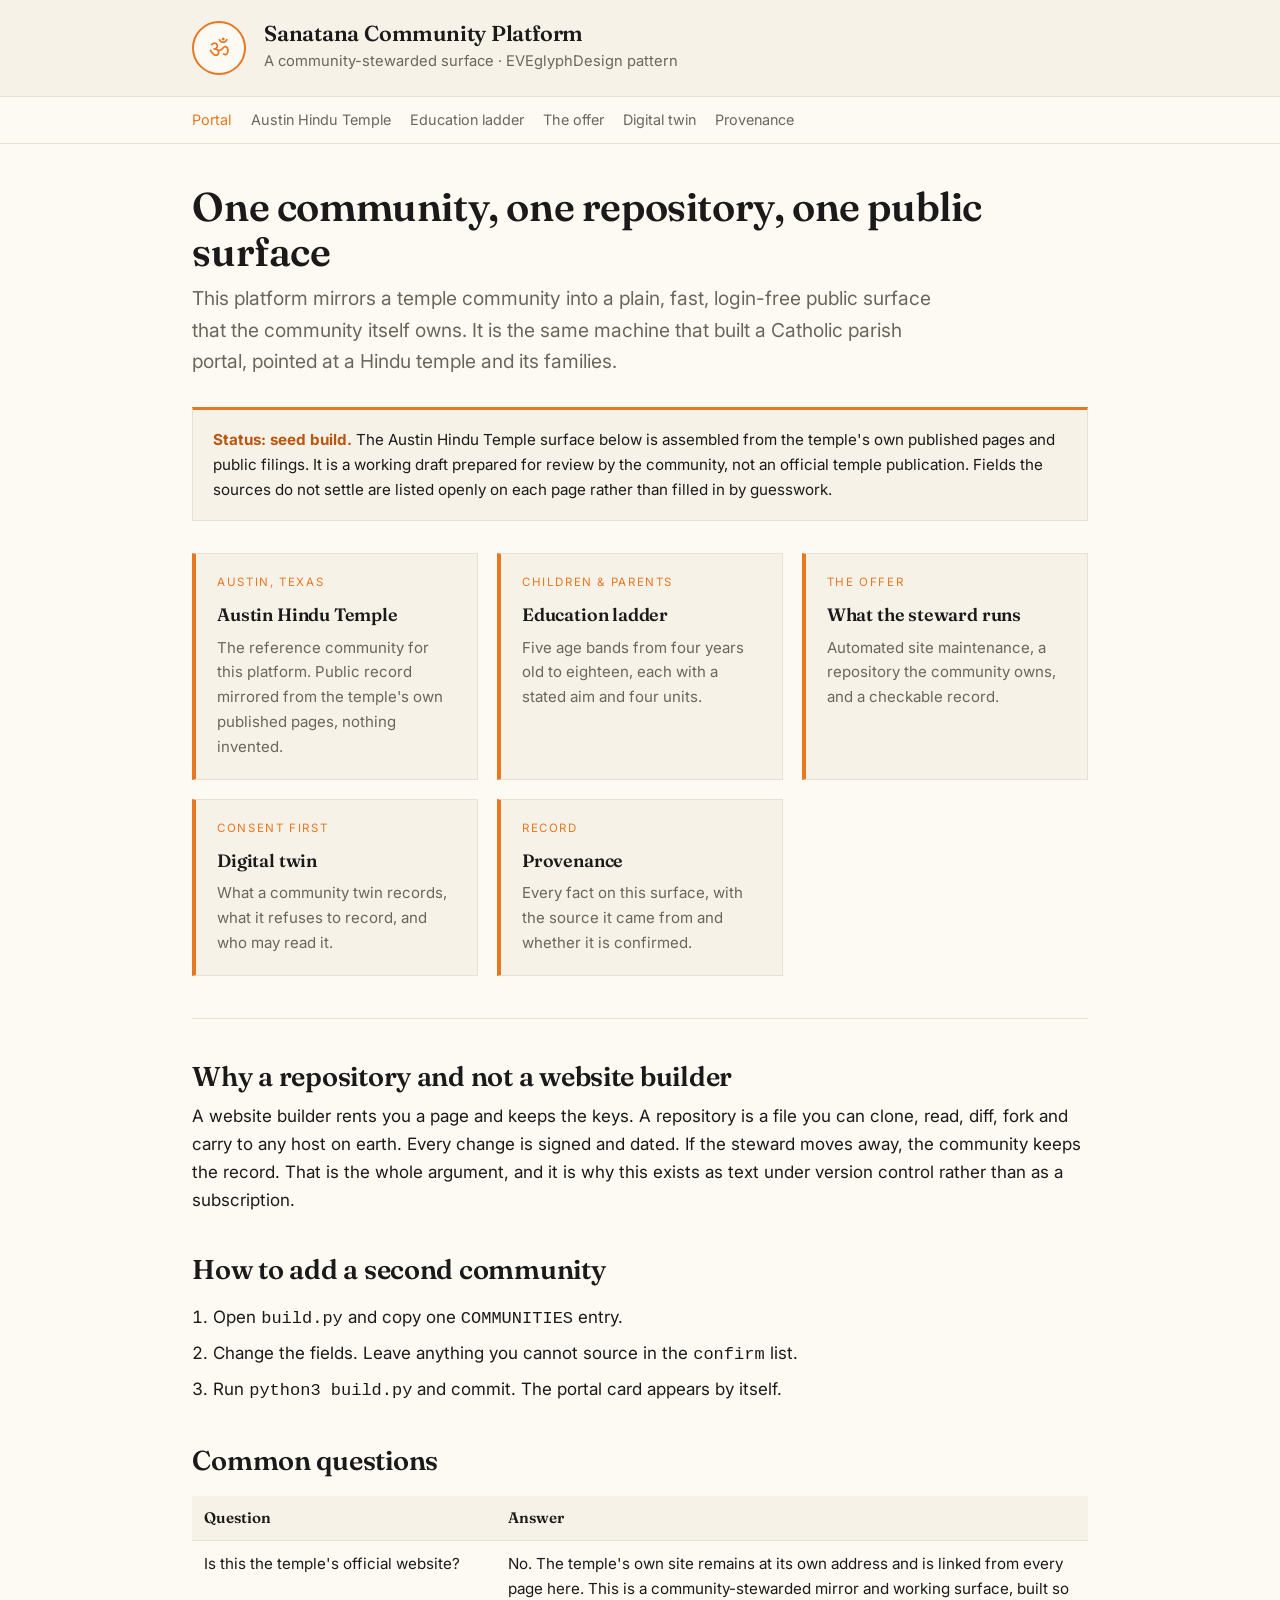
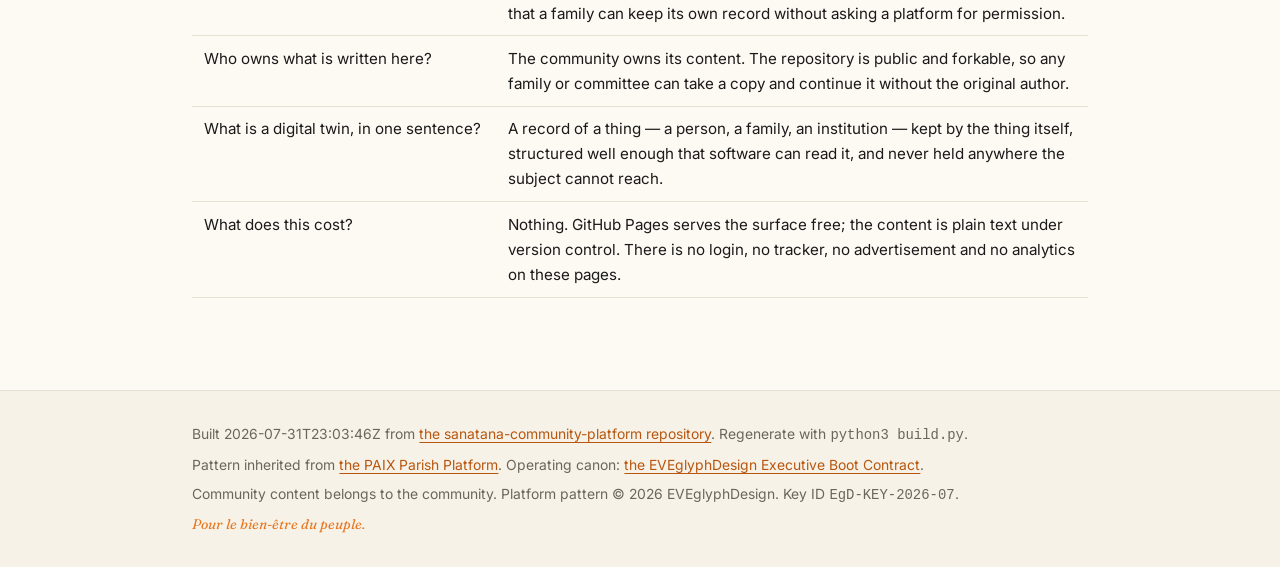
<file: index.html>
<!DOCTYPE html>
<html lang="en">
<head>
<meta charset="utf-8">
<meta name="viewport" content="width=device-width, initial-scale=1">
<title>Portal — Sanatana Community Platform</title>
<meta name="description" content="A community-stewarded public surface for temple communities.">
<link rel="preconnect" href="https://fonts.googleapis.com">
<link rel="preconnect" href="https://fonts.gstatic.com" crossorigin>
<link href="https://fonts.googleapis.com/css2?family=Fraunces:wght@400;600;700&amp;family=Inter:wght@400;500;600&amp;display=swap" rel="stylesheet">
<link rel="stylesheet" href="assets/style.css">
</head>
<body>
<header class="masthead">
  <div class="wrap">
    <div class="mark">&#2384;</div>
    <div>
      <h1>Sanatana Community Platform</h1>
      <p class="sub">A community-stewarded surface &middot; EVEglyphDesign pattern</p>
    </div>
  </div>
</header>
<nav class="bar">
  <div class="wrap">
      <a href="index.html" aria-current="page">Portal</a>
      <a href="austin-hindu-temple/index.html">Austin Hindu Temple</a>
      <a href="education/index.html">Education ladder</a>
      <a href="offer/index.html">The offer</a>
      <a href="twin/index.html">Digital twin</a>
      <a href="provenance/index.html">Provenance</a>
  </div>
</nav>
<main>
  <div class="wrap">
    <h1>One community, one repository, one public surface</h1>
    <p class="lead">This platform mirrors a temple community into a plain, fast, login-free
    public surface that the community itself owns. It is the same machine that built a
    Catholic parish portal, pointed at a Hindu temple and its families.</p>

    <div class="note">
      <strong>Status: seed build.</strong> The Austin Hindu Temple surface below is assembled
      from the temple's own published pages and public filings. It is a working draft prepared
      for review by the community, not an official temple publication. Fields the sources do
      not settle are listed openly on each page rather than filled in by guesswork.
    </div>

    <div class="grid">
    <a class="card" href="austin-hindu-temple/index.html">
      <span class="kicker">Austin, Texas</span>
      <h3>Austin Hindu Temple</h3>
      <p>The reference community for this platform. Public record mirrored from the temple's own published pages, nothing invented.</p>
    </a>
    <a class="card" href="education/index.html">
      <span class="kicker">Children &amp; parents</span>
      <h3>Education ladder</h3>
      <p>Five age bands from four years old to eighteen, each with a stated aim and four units.</p>
    </a>
    <a class="card" href="offer/index.html">
      <span class="kicker">The offer</span>
      <h3>What the steward runs</h3>
      <p>Automated site maintenance, a repository the community owns, and a checkable record.</p>
    </a>
    <a class="card" href="twin/index.html">
      <span class="kicker">Consent first</span>
      <h3>Digital twin</h3>
      <p>What a community twin records, what it refuses to record, and who may read it.</p>
    </a>
    <a class="card" href="provenance/index.html">
      <span class="kicker">Record</span>
      <h3>Provenance</h3>
      <p>Every fact on this surface, with the source it came from and whether it is confirmed.</p>
    </a>
    </div>

    <hr class="rule">

    <h2>Why a repository and not a website builder</h2>
    <p>A website builder rents you a page and keeps the keys. A repository is a file you can
    clone, read, diff, fork and carry to any host on earth. Every change is signed and dated.
    If the steward moves away, the community keeps the record. That is the whole argument, and
    it is why this exists as text under version control rather than as a subscription.</p>

    <h2>How to add a second community</h2>
    <ol>
      <li>Open <code>build.py</code> and copy one <code>COMMUNITIES</code> entry.</li>
      <li>Change the fields. Leave anything you cannot source in the <code>confirm</code> list.</li>
      <li>Run <code>python3 build.py</code> and commit. The portal card appears by itself.</li>
    </ol>

    <h2>Common questions</h2>
    <table>
      <tr><th style="width:34%">Question</th><th>Answer</th></tr>
      <tr><td>Is this the temple's official website?</td><td>No. The temple's own site remains at its own address and is linked from every page here. This is a community-stewarded mirror and working surface, built so that a family can keep its own record without asking a platform for permission.</td></tr>
      <tr><td>Who owns what is written here?</td><td>The community owns its content. The repository is public and forkable, so any family or committee can take a copy and continue it without the original author.</td></tr>
      <tr><td>What is a digital twin, in one sentence?</td><td>A record of a thing — a person, a family, an institution — kept by the thing itself, structured well enough that software can read it, and never held anywhere the subject cannot reach.</td></tr>
      <tr><td>What does this cost?</td><td>Nothing. GitHub Pages serves the surface free; the content is plain text under version control. There is no login, no tracker, no advertisement and no analytics on these pages.</td></tr>
    </table>

  </div>
</main>
<footer class="foot">
  <div class="wrap">
    <p>Built 2026-07-31T23:03:46Z from <a href="https://github.com/EVEglyphDesign/sanatana-community-platform">the sanatana-community-platform repository</a>. Regenerate with <code>python3 build.py</code>.</p>
    <p>Pattern inherited from <a href="https://github.com/EVEglyphDesign/paix-parish-platform">the PAIX Parish Platform</a>. Operating canon: <a href="https://eveglyphdesign.github.io/eve-glyph-boot-contract/">the EVEglyphDesign Executive Boot Contract</a>.</p>
    <p>Community content belongs to the community. Platform pattern &copy; 2026 EVEglyphDesign. Key ID <code>EgD-KEY-2026-07</code>.</p>
    <p class="mark-line">Pour le bien-&ecirc;tre du peuple.</p>
  </div>
</footer>
</body>
</html>
</file>
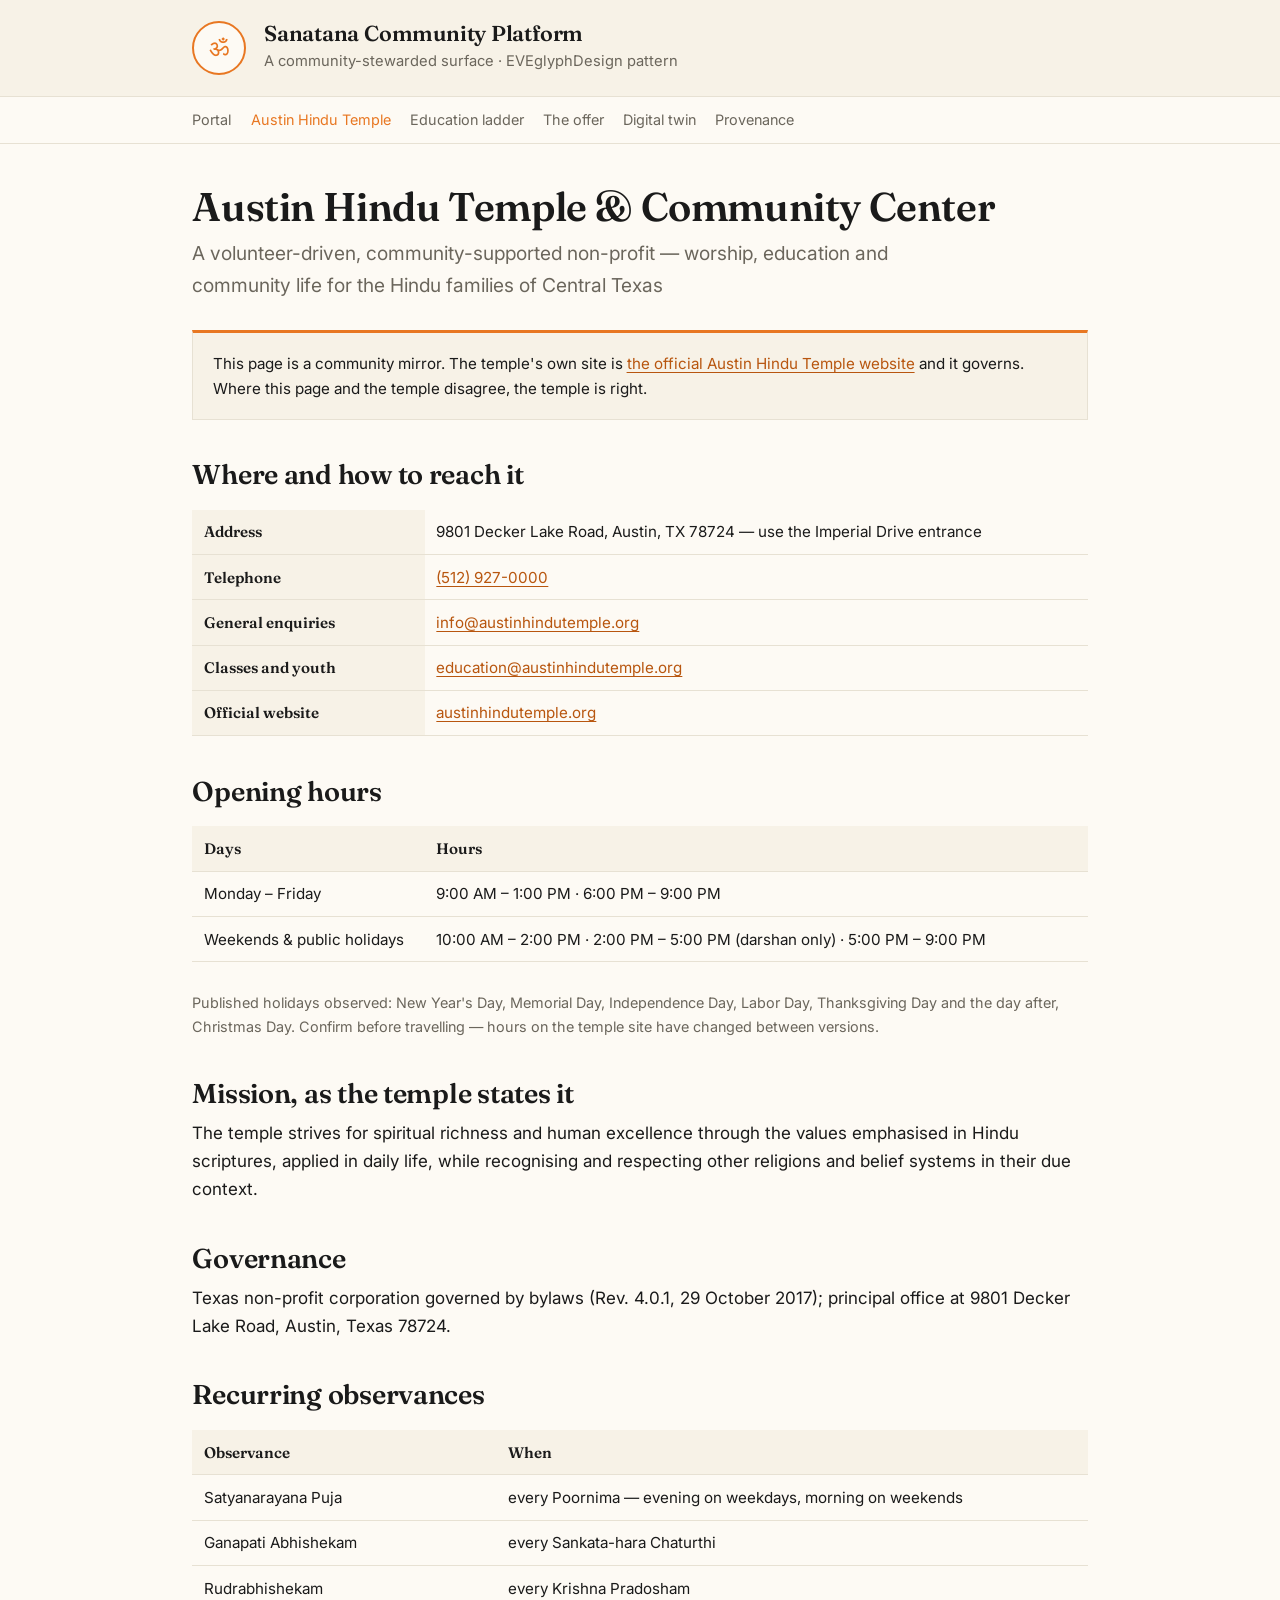
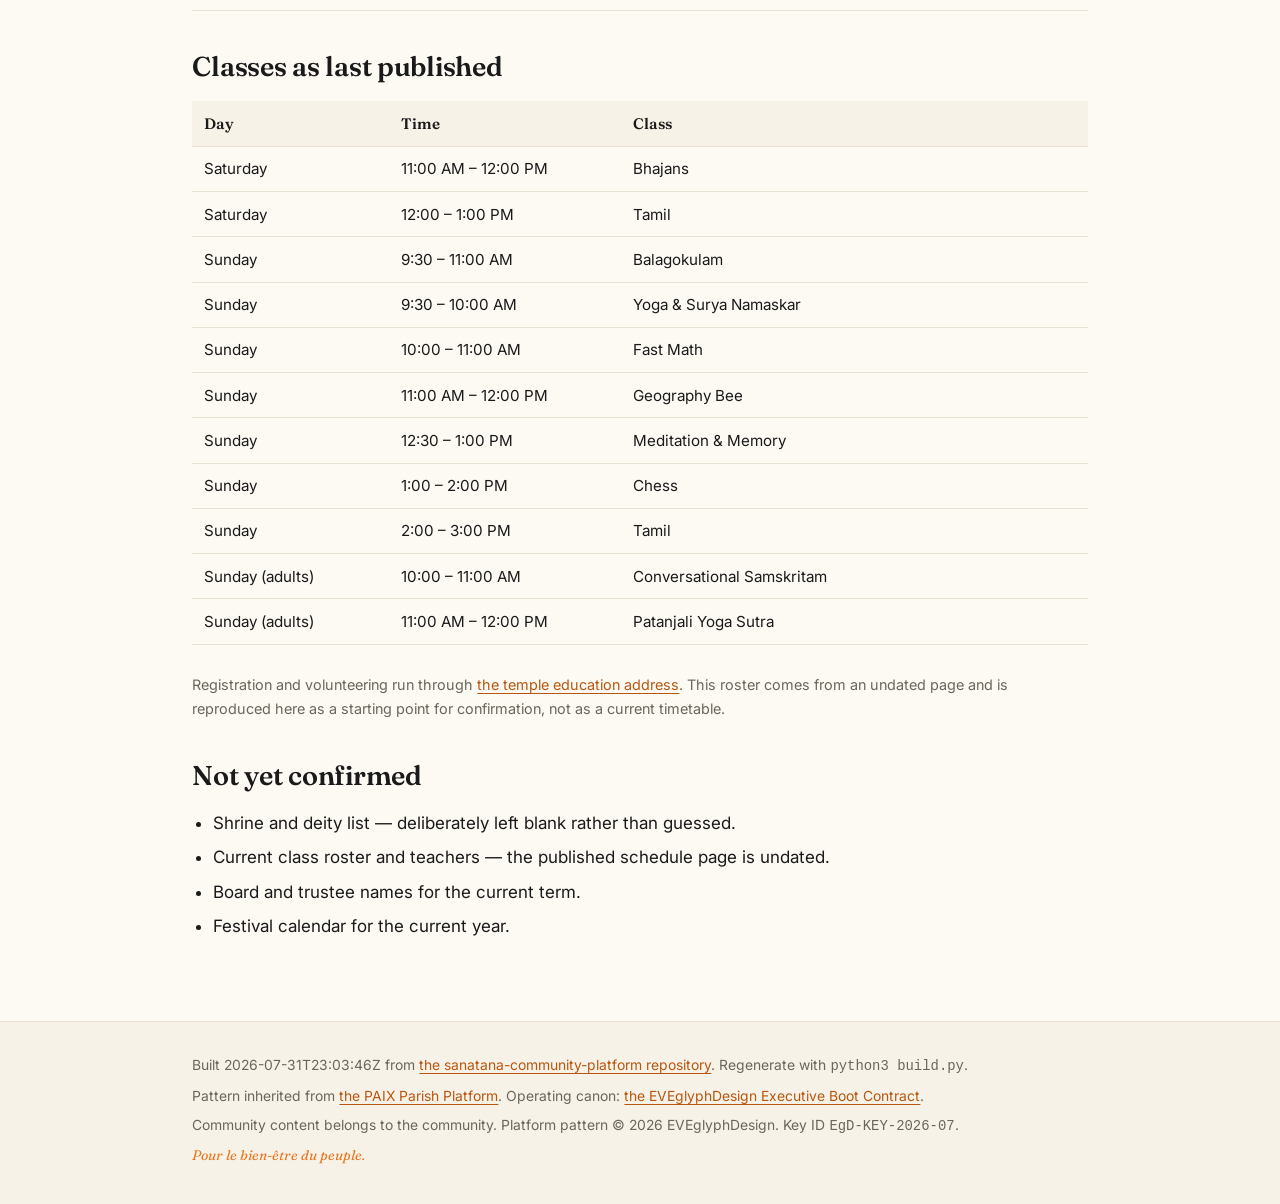
<file: austin-hindu-temple/index.html>
<!DOCTYPE html>
<html lang="en">
<head>
<meta charset="utf-8">
<meta name="viewport" content="width=device-width, initial-scale=1">
<title>Austin Hindu Temple — Sanatana Community Platform</title>
<meta name="description" content="A volunteer-driven, community-supported non-profit — worship, education and community life for the Hindu families of Central Texas">
<link rel="preconnect" href="https://fonts.googleapis.com">
<link rel="preconnect" href="https://fonts.gstatic.com" crossorigin>
<link href="https://fonts.googleapis.com/css2?family=Fraunces:wght@400;600;700&amp;family=Inter:wght@400;500;600&amp;display=swap" rel="stylesheet">
<link rel="stylesheet" href="../assets/style.css">
</head>
<body>
<header class="masthead">
  <div class="wrap">
    <div class="mark">&#2384;</div>
    <div>
      <h1>Sanatana Community Platform</h1>
      <p class="sub">A community-stewarded surface &middot; EVEglyphDesign pattern</p>
    </div>
  </div>
</header>
<nav class="bar">
  <div class="wrap">
      <a href="../index.html">Portal</a>
      <a href="../austin-hindu-temple/index.html" aria-current="page">Austin Hindu Temple</a>
      <a href="../education/index.html">Education ladder</a>
      <a href="../offer/index.html">The offer</a>
      <a href="../twin/index.html">Digital twin</a>
      <a href="../provenance/index.html">Provenance</a>
  </div>
</nav>
<main>
  <div class="wrap">
    <h1>Austin Hindu Temple &amp; Community Center</h1>
    <p class="lead">A volunteer-driven, community-supported non-profit — worship, education and community life for the Hindu families of Central Texas</p>

    <div class="note">
      This page is a community mirror. The temple's own site is
      <a href="https://austinhindutemple.org/">the official Austin Hindu Temple website</a> and it governs.
      Where this page and the temple disagree, the temple is right.
    </div>

    <h2>Where and how to reach it</h2>
    <table>
      <tr><th style="width:26%">Address</th><td>9801 Decker Lake Road, Austin, TX 78724 — use the Imperial Drive entrance</td></tr>
      <tr><th>Telephone</th><td><a href="tel:+15129270000">(512) 927-0000</a></td></tr>
      <tr><th>General enquiries</th><td><a href="mailto:info@austinhindutemple.org">info@austinhindutemple.org</a></td></tr>
      <tr><th>Classes and youth</th><td><a href="mailto:education@austinhindutemple.org">education@austinhindutemple.org</a></td></tr>
      <tr><th>Official website</th><td><a href="https://austinhindutemple.org/">austinhindutemple.org</a></td></tr>
    </table>

    <h2>Opening hours</h2>
    <table>
      <tr><th style="width:26%">Days</th><th>Hours</th></tr>
      <tr><td>Monday – Friday</td><td>9:00 AM – 1:00 PM · 6:00 PM – 9:00 PM</td></tr>
      <tr><td>Weekends &amp; public holidays</td><td>10:00 AM – 2:00 PM · 2:00 PM – 5:00 PM (darshan only) · 5:00 PM – 9:00 PM</td></tr>
    </table>
    <p style="font-size:0.9rem;color:var(--mute)">Published holidays observed: New Year's Day,
    Memorial Day, Independence Day, Labor Day, Thanksgiving Day and the day after, Christmas Day.
    Confirm before travelling — hours on the temple site have changed between versions.</p>

    <h2>Mission, as the temple states it</h2>
    <p>The temple strives for spiritual richness and human excellence through the values emphasised in Hindu scriptures, applied in daily life, while recognising and respecting other religions and belief systems in their due context.</p>

    <h2>Governance</h2>
    <p>Texas non-profit corporation governed by bylaws (Rev. 4.0.1, 29 October 2017); principal office at 9801 Decker Lake Road, Austin, Texas 78724.</p>

    <h2>Recurring observances</h2>
    <table>
      <tr><th style="width:34%">Observance</th><th>When</th></tr>
      <tr><td>Satyanarayana Puja</td><td>every Poornima — evening on weekdays, morning on weekends</td></tr>
      <tr><td>Ganapati Abhishekam</td><td>every Sankata-hara Chaturthi</td></tr>
      <tr><td>Rudrabhishekam</td><td>every Krishna Pradosham</td></tr>
    </table>

    <h2>Classes as last published</h2>
    <table>
      <tr><th style="width:22%">Day</th><th style="width:26%">Time</th><th>Class</th></tr>
      <tr><td>Saturday</td><td>11:00 AM – 12:00 PM</td><td>Bhajans</td></tr>
      <tr><td>Saturday</td><td>12:00 – 1:00 PM</td><td>Tamil</td></tr>
      <tr><td>Sunday</td><td>9:30 – 11:00 AM</td><td>Balagokulam</td></tr>
      <tr><td>Sunday</td><td>9:30 – 10:00 AM</td><td>Yoga &amp; Surya Namaskar</td></tr>
      <tr><td>Sunday</td><td>10:00 – 11:00 AM</td><td>Fast Math</td></tr>
      <tr><td>Sunday</td><td>11:00 AM – 12:00 PM</td><td>Geography Bee</td></tr>
      <tr><td>Sunday</td><td>12:30 – 1:00 PM</td><td>Meditation &amp; Memory</td></tr>
      <tr><td>Sunday</td><td>1:00 – 2:00 PM</td><td>Chess</td></tr>
      <tr><td>Sunday</td><td>2:00 – 3:00 PM</td><td>Tamil</td></tr>
      <tr><td>Sunday (adults)</td><td>10:00 – 11:00 AM</td><td>Conversational Samskritam</td></tr>
      <tr><td>Sunday (adults)</td><td>11:00 AM – 12:00 PM</td><td>Patanjali Yoga Sutra</td></tr>
    </table>
    <p style="font-size:0.9rem;color:var(--mute)">Registration and volunteering run through
    <a href="mailto:education@austinhindutemple.org">the temple education address</a>. This roster comes
    from an undated page and is reproduced here as a starting point for confirmation, not as a
    current timetable.</p>

    <h2>Not yet confirmed</h2>
    <ul>
      <li>Shrine and deity list — deliberately left blank rather than guessed.</li>
      <li>Current class roster and teachers — the published schedule page is undated.</li>
      <li>Board and trustee names for the current term.</li>
      <li>Festival calendar for the current year.</li>
    </ul>

  </div>
</main>
<footer class="foot">
  <div class="wrap">
    <p>Built 2026-07-31T23:03:46Z from <a href="https://github.com/EVEglyphDesign/sanatana-community-platform">the sanatana-community-platform repository</a>. Regenerate with <code>python3 build.py</code>.</p>
    <p>Pattern inherited from <a href="https://github.com/EVEglyphDesign/paix-parish-platform">the PAIX Parish Platform</a>. Operating canon: <a href="https://eveglyphdesign.github.io/eve-glyph-boot-contract/">the EVEglyphDesign Executive Boot Contract</a>.</p>
    <p>Community content belongs to the community. Platform pattern &copy; 2026 EVEglyphDesign. Key ID <code>EgD-KEY-2026-07</code>.</p>
    <p class="mark-line">Pour le bien-&ecirc;tre du peuple.</p>
  </div>
</footer>
</body>
</html>
</file>
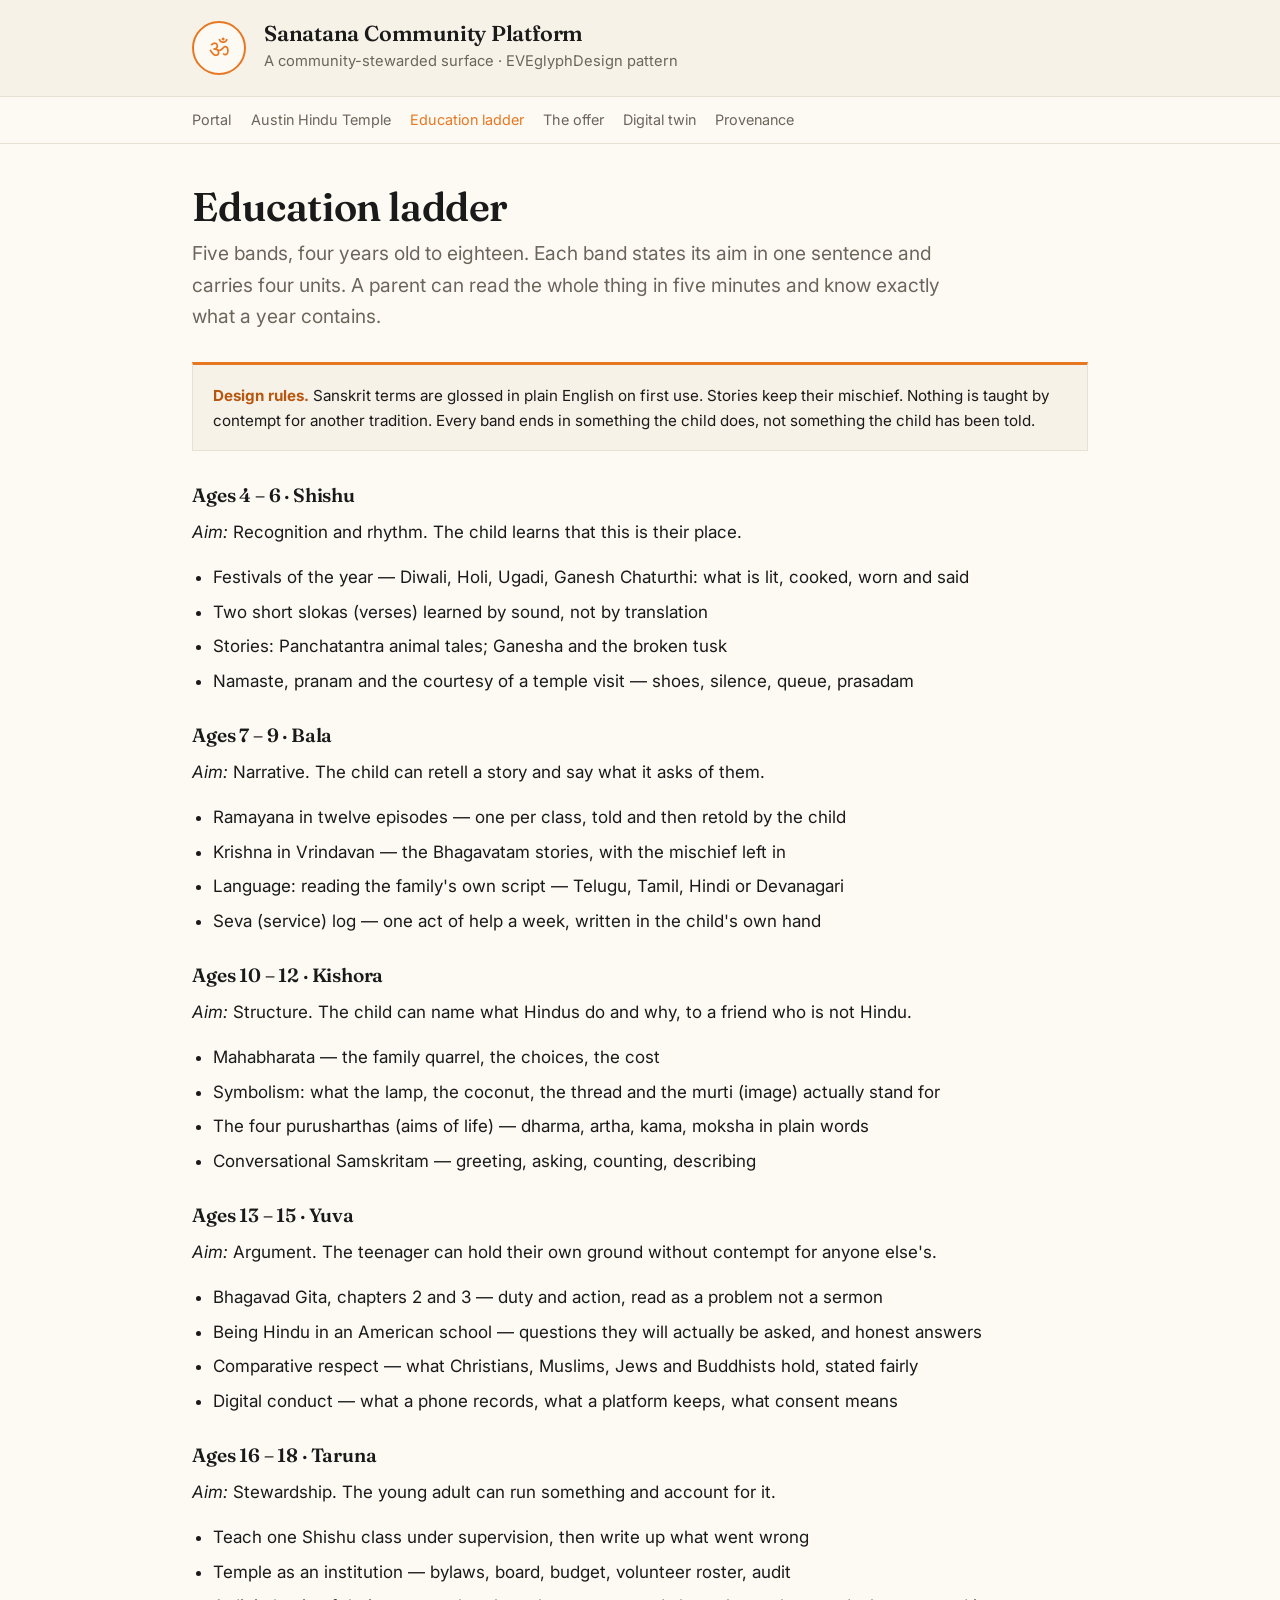
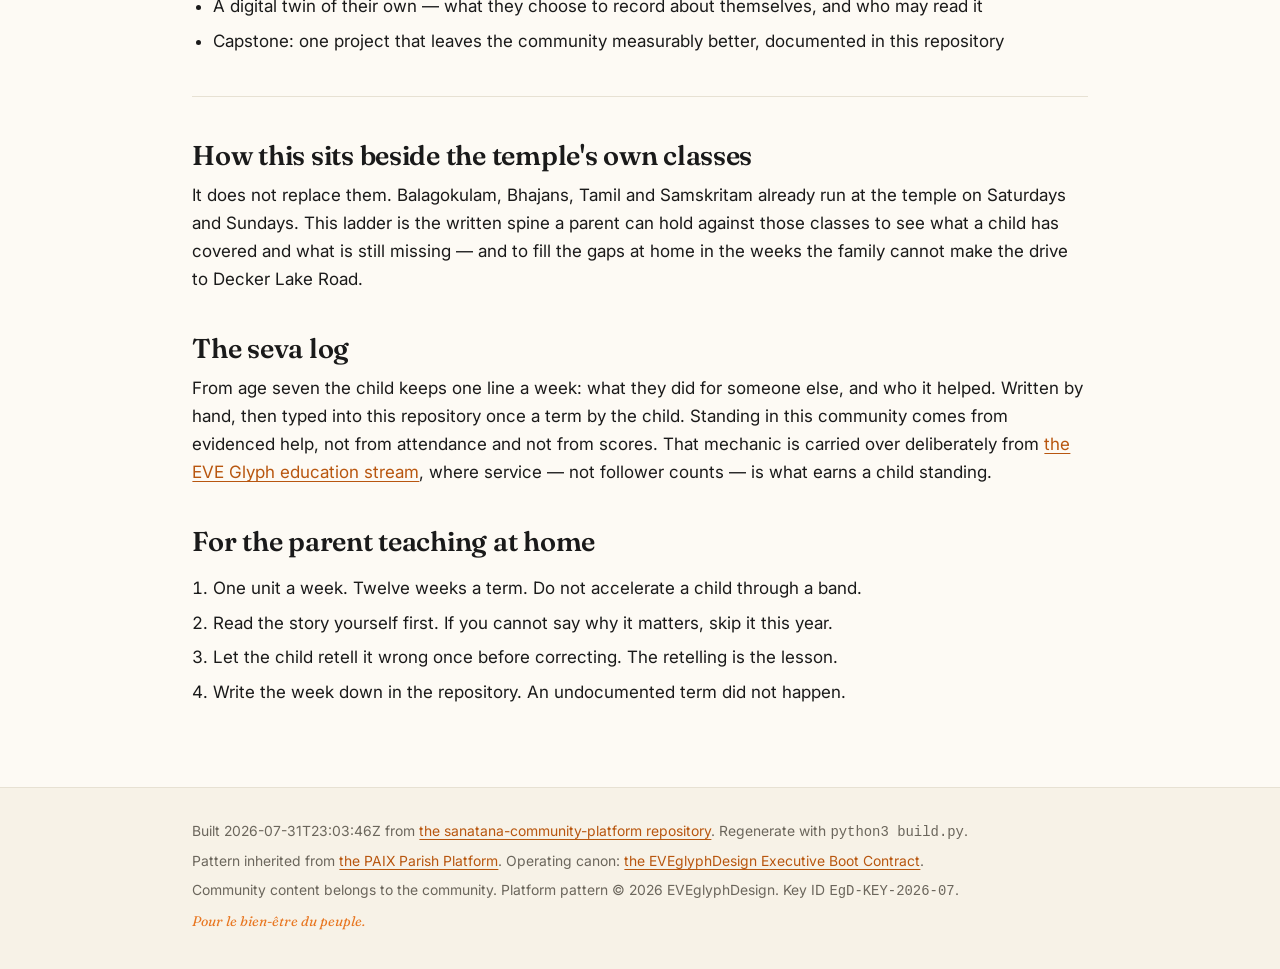
<file: education/index.html>
<!DOCTYPE html>
<html lang="en">
<head>
<meta charset="utf-8">
<meta name="viewport" content="width=device-width, initial-scale=1">
<title>Education ladder — Sanatana Community Platform</title>
<meta name="description" content="Five age bands from four to eighteen, culturally grounded and plainly laid out.">
<link rel="preconnect" href="https://fonts.googleapis.com">
<link rel="preconnect" href="https://fonts.gstatic.com" crossorigin>
<link href="https://fonts.googleapis.com/css2?family=Fraunces:wght@400;600;700&amp;family=Inter:wght@400;500;600&amp;display=swap" rel="stylesheet">
<link rel="stylesheet" href="../assets/style.css">
</head>
<body>
<header class="masthead">
  <div class="wrap">
    <div class="mark">&#2384;</div>
    <div>
      <h1>Sanatana Community Platform</h1>
      <p class="sub">A community-stewarded surface &middot; EVEglyphDesign pattern</p>
    </div>
  </div>
</header>
<nav class="bar">
  <div class="wrap">
      <a href="../index.html">Portal</a>
      <a href="../austin-hindu-temple/index.html">Austin Hindu Temple</a>
      <a href="../education/index.html" aria-current="page">Education ladder</a>
      <a href="../offer/index.html">The offer</a>
      <a href="../twin/index.html">Digital twin</a>
      <a href="../provenance/index.html">Provenance</a>
  </div>
</nav>
<main>
  <div class="wrap">
    <h1>Education ladder</h1>
    <p class="lead">Five bands, four years old to eighteen. Each band states its aim in one
    sentence and carries four units. A parent can read the whole thing in five minutes and know
    exactly what a year contains.</p>

    <div class="note">
      <strong>Design rules.</strong> Sanskrit terms are glossed in plain English on first use.
      Stories keep their mischief. Nothing is taught by contempt for another tradition. Every
      band ends in something the child does, not something the child has been told.
    </div>

    <h3>Ages 4 – 6 · Shishu</h3>
    <p><em>Aim:</em> Recognition and rhythm. The child learns that this is their place.</p>
    <ul>
      <li>Festivals of the year — Diwali, Holi, Ugadi, Ganesh Chaturthi: what is lit, cooked, worn and said</li>
      <li>Two short slokas (verses) learned by sound, not by translation</li>
      <li>Stories: Panchatantra animal tales; Ganesha and the broken tusk</li>
      <li>Namaste, pranam and the courtesy of a temple visit — shoes, silence, queue, prasadam</li>
    </ul>
    <h3>Ages 7 – 9 · Bala</h3>
    <p><em>Aim:</em> Narrative. The child can retell a story and say what it asks of them.</p>
    <ul>
      <li>Ramayana in twelve episodes — one per class, told and then retold by the child</li>
      <li>Krishna in Vrindavan — the Bhagavatam stories, with the mischief left in</li>
      <li>Language: reading the family's own script — Telugu, Tamil, Hindi or Devanagari</li>
      <li>Seva (service) log — one act of help a week, written in the child's own hand</li>
    </ul>
    <h3>Ages 10 – 12 · Kishora</h3>
    <p><em>Aim:</em> Structure. The child can name what Hindus do and why, to a friend who is not Hindu.</p>
    <ul>
      <li>Mahabharata — the family quarrel, the choices, the cost</li>
      <li>Symbolism: what the lamp, the coconut, the thread and the murti (image) actually stand for</li>
      <li>The four purusharthas (aims of life) — dharma, artha, kama, moksha in plain words</li>
      <li>Conversational Samskritam — greeting, asking, counting, describing</li>
    </ul>
    <h3>Ages 13 – 15 · Yuva</h3>
    <p><em>Aim:</em> Argument. The teenager can hold their own ground without contempt for anyone else's.</p>
    <ul>
      <li>Bhagavad Gita, chapters 2 and 3 — duty and action, read as a problem not a sermon</li>
      <li>Being Hindu in an American school — questions they will actually be asked, and honest answers</li>
      <li>Comparative respect — what Christians, Muslims, Jews and Buddhists hold, stated fairly</li>
      <li>Digital conduct — what a phone records, what a platform keeps, what consent means</li>
    </ul>
    <h3>Ages 16 – 18 · Taruna</h3>
    <p><em>Aim:</em> Stewardship. The young adult can run something and account for it.</p>
    <ul>
      <li>Teach one Shishu class under supervision, then write up what went wrong</li>
      <li>Temple as an institution — bylaws, board, budget, volunteer roster, audit</li>
      <li>A digital twin of their own — what they choose to record about themselves, and who may read it</li>
      <li>Capstone: one project that leaves the community measurably better, documented in this repository</li>
    </ul>

    <hr class="rule">

    <h2>How this sits beside the temple's own classes</h2>
    <p>It does not replace them. Balagokulam, Bhajans, Tamil and Samskritam already run at the
    temple on Saturdays and Sundays. This ladder is the written spine a parent can hold against
    those classes to see what a child has covered and what is still missing — and to fill the
    gaps at home in the weeks the family cannot make the drive to Decker Lake Road.</p>

    <h2>The seva log</h2>
    <p>From age seven the child keeps one line a week: what they did for someone else, and who
    it helped. Written by hand, then typed into this repository once a term by the child.
    Standing in this community comes from evidenced help, not from attendance and not from
    scores. That mechanic is carried over deliberately from
    <a href="https://eveglyphdesign.github.io/eve-glyph-education-public/">the EVE Glyph
    education stream</a>, where service — not follower counts — is what earns a child standing.</p>

    <h2>For the parent teaching at home</h2>
    <ol>
      <li>One unit a week. Twelve weeks a term. Do not accelerate a child through a band.</li>
      <li>Read the story yourself first. If you cannot say why it matters, skip it this year.</li>
      <li>Let the child retell it wrong once before correcting. The retelling is the lesson.</li>
      <li>Write the week down in the repository. An undocumented term did not happen.</li>
    </ol>

  </div>
</main>
<footer class="foot">
  <div class="wrap">
    <p>Built 2026-07-31T23:03:46Z from <a href="https://github.com/EVEglyphDesign/sanatana-community-platform">the sanatana-community-platform repository</a>. Regenerate with <code>python3 build.py</code>.</p>
    <p>Pattern inherited from <a href="https://github.com/EVEglyphDesign/paix-parish-platform">the PAIX Parish Platform</a>. Operating canon: <a href="https://eveglyphdesign.github.io/eve-glyph-boot-contract/">the EVEglyphDesign Executive Boot Contract</a>.</p>
    <p>Community content belongs to the community. Platform pattern &copy; 2026 EVEglyphDesign. Key ID <code>EgD-KEY-2026-07</code>.</p>
    <p class="mark-line">Pour le bien-&ecirc;tre du peuple.</p>
  </div>
</footer>
</body>
</html>
</file>
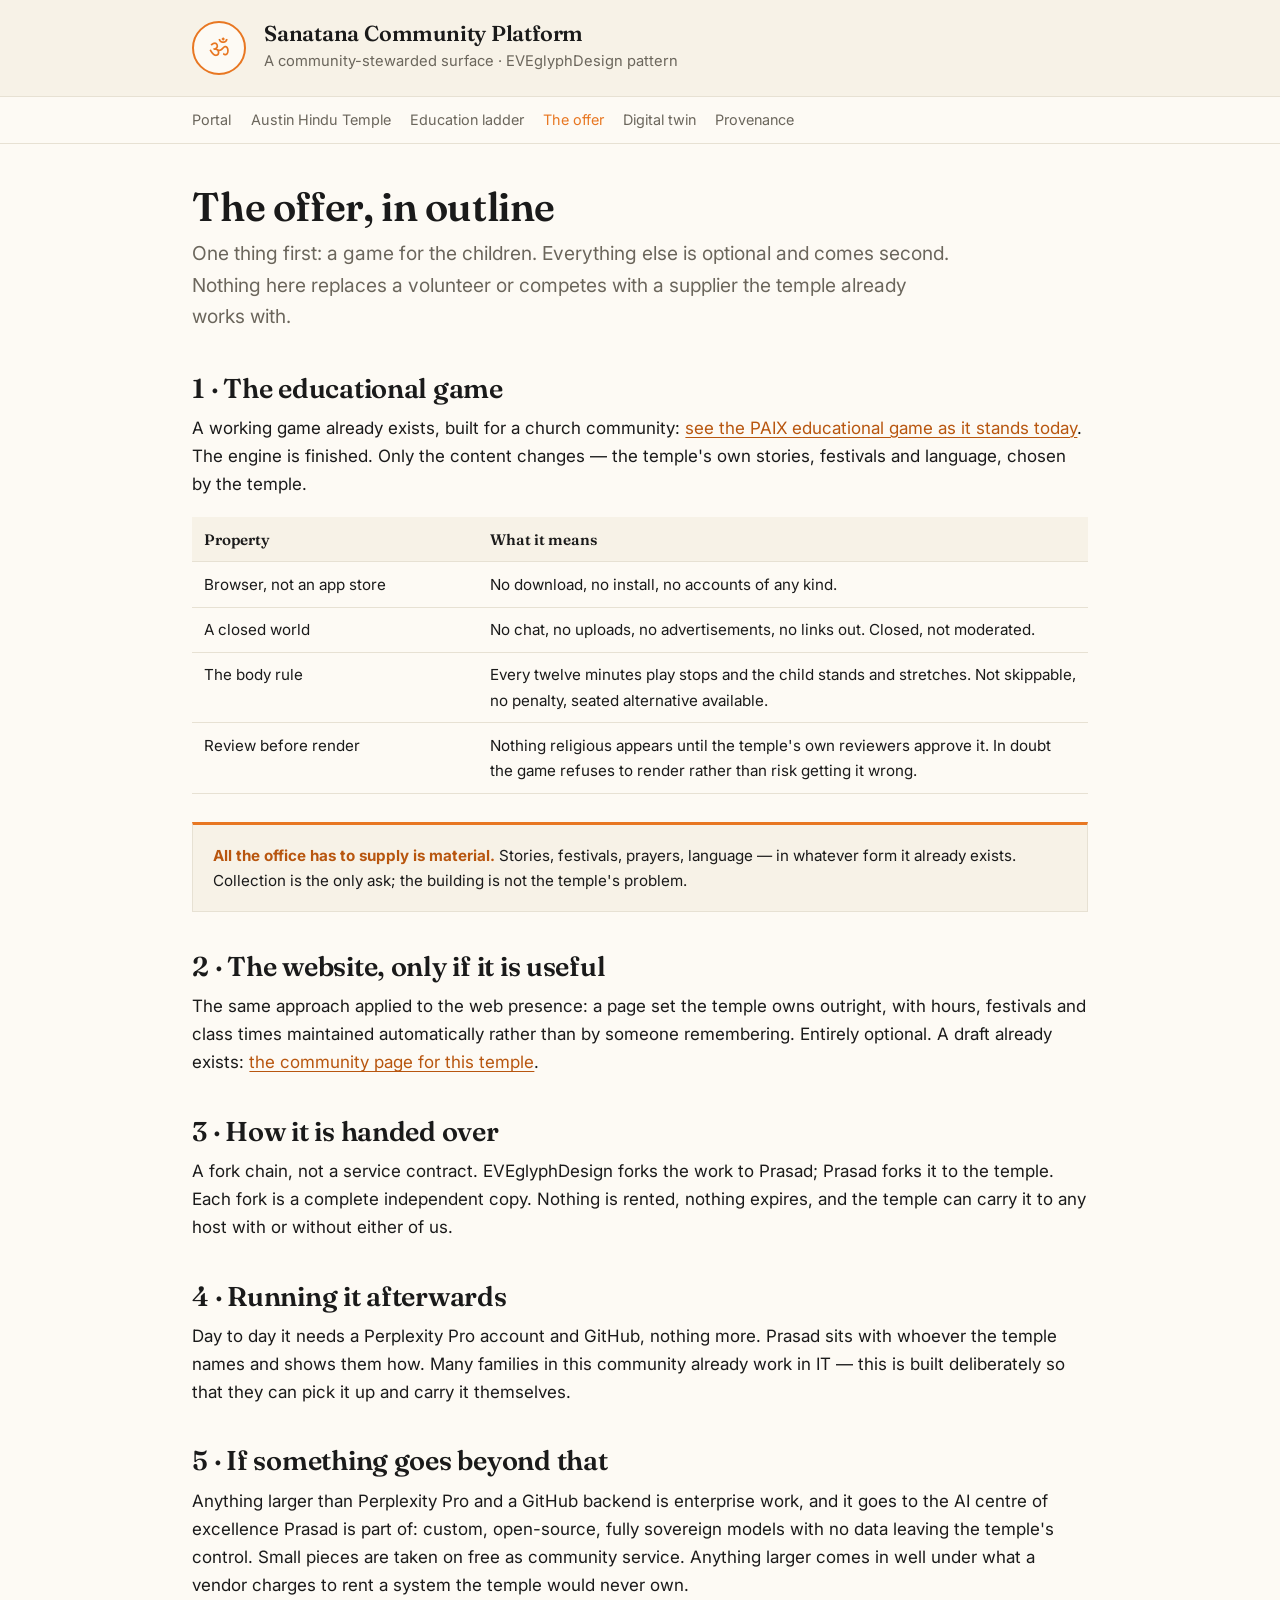
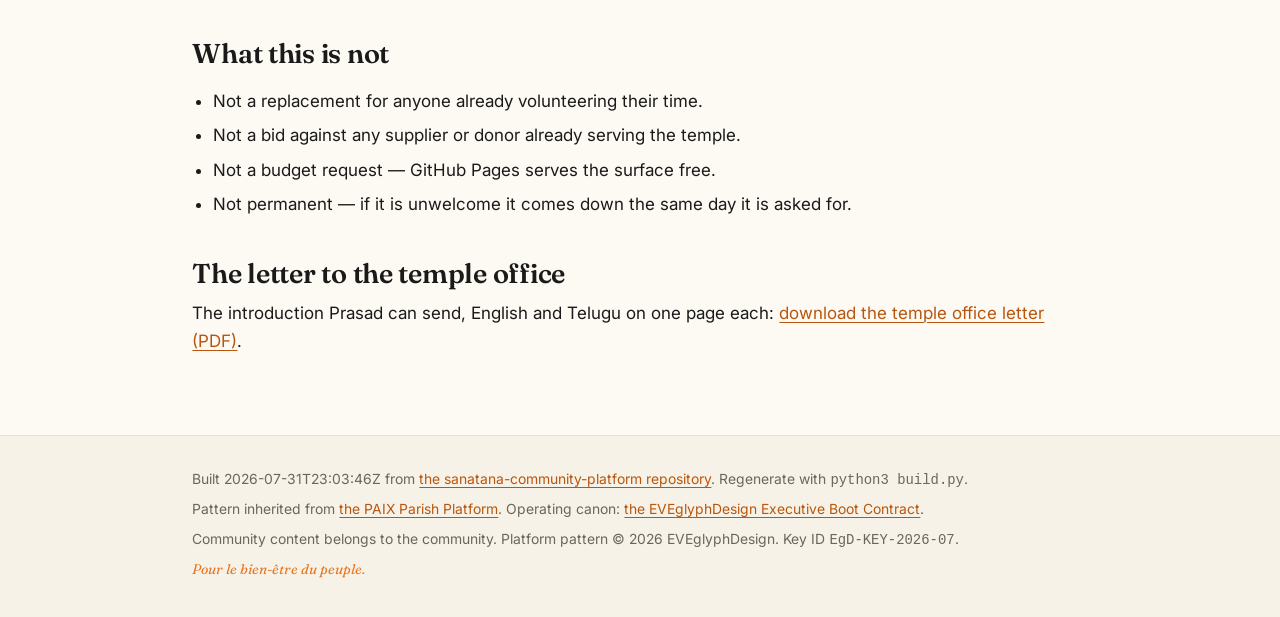
<file: offer/index.html>
<!DOCTYPE html>
<html lang="en">
<head>
<meta charset="utf-8">
<meta name="viewport" content="width=device-width, initial-scale=1">
<title>The offer, in outline — Sanatana Community Platform</title>
<meta name="description" content="A game for the children first. Everything else optional, and second.">
<link rel="preconnect" href="https://fonts.googleapis.com">
<link rel="preconnect" href="https://fonts.gstatic.com" crossorigin>
<link href="https://fonts.googleapis.com/css2?family=Fraunces:wght@400;600;700&amp;family=Inter:wght@400;500;600&amp;display=swap" rel="stylesheet">
<link rel="stylesheet" href="../assets/style.css">
</head>
<body>
<header class="masthead">
  <div class="wrap">
    <div class="mark">&#2384;</div>
    <div>
      <h1>Sanatana Community Platform</h1>
      <p class="sub">A community-stewarded surface &middot; EVEglyphDesign pattern</p>
    </div>
  </div>
</header>
<nav class="bar">
  <div class="wrap">
      <a href="../index.html">Portal</a>
      <a href="../austin-hindu-temple/index.html">Austin Hindu Temple</a>
      <a href="../education/index.html">Education ladder</a>
      <a href="../offer/index.html" aria-current="page">The offer</a>
      <a href="../twin/index.html">Digital twin</a>
      <a href="../provenance/index.html">Provenance</a>
  </div>
</nav>
<main>
  <div class="wrap">
    <h1>The offer, in outline</h1>
    <p class="lead">One thing first: a game for the children. Everything else is optional and
    comes second. Nothing here replaces a volunteer or competes with a supplier the temple
    already works with.</p>

    <h2>1 &middot; The educational game</h2>
    <p>A working game already exists, built for a church community:
    <a href="https://eveglyphdesign.github.io/paix-educational-game/">see the PAIX educational game as it stands today</a>.
    The engine is finished. Only the content changes &mdash; the temple's own stories, festivals
    and language, chosen by the temple.</p>
    <table>
      <tr><th style="width:32%">Property</th><th>What it means</th></tr>
      <tr><td>Browser, not an app store</td><td>No download, no install, no accounts of any kind.</td></tr>
      <tr><td>A closed world</td><td>No chat, no uploads, no advertisements, no links out. Closed, not moderated.</td></tr>
      <tr><td>The body rule</td><td>Every twelve minutes play stops and the child stands and stretches. Not skippable, no penalty, seated alternative available.</td></tr>
      <tr><td>Review before render</td><td>Nothing religious appears until the temple's own reviewers approve it. In doubt the game refuses to render rather than risk getting it wrong.</td></tr>
    </table>
    <div class="note">
      <strong>All the office has to supply is material.</strong> Stories, festivals, prayers,
      language &mdash; in whatever form it already exists. Collection is the only ask; the
      building is not the temple's problem.
    </div>

    <h2>2 &middot; The website, only if it is useful</h2>
    <p>The same approach applied to the web presence: a page set the temple owns outright, with
    hours, festivals and class times maintained automatically rather than by someone remembering.
    Entirely optional. A draft already exists:
    <a href="../austin-hindu-temple/index.html">the community page for this temple</a>.</p>

    <h2>3 &middot; How it is handed over</h2>
    <p>A fork chain, not a service contract. EVEglyphDesign forks the work to Prasad; Prasad forks
    it to the temple. Each fork is a complete independent copy. Nothing is rented, nothing
    expires, and the temple can carry it to any host with or without either of us.</p>

    <h2>4 &middot; Running it afterwards</h2>
    <p>Day to day it needs a Perplexity Pro account and GitHub, nothing more. Prasad sits with
    whoever the temple names and shows them how. Many families in this community already work in
    IT &mdash; this is built deliberately so that they can pick it up and carry it themselves.</p>

    <h2>5 &middot; If something goes beyond that</h2>
    <p>Anything larger than Perplexity Pro and a GitHub backend is enterprise work, and it goes to
    the AI centre of excellence Prasad is part of: custom, open-source, fully sovereign models
    with no data leaving the temple's control. Small pieces are taken on free as community
    service. Anything larger comes in well under what a vendor charges to rent a system the
    temple would never own.</p>

    <h2>What this is not</h2>
    <ul>
      <li>Not a replacement for anyone already volunteering their time.</li>
      <li>Not a bid against any supplier or donor already serving the temple.</li>
      <li>Not a budget request &mdash; GitHub Pages serves the surface free.</li>
      <li>Not permanent &mdash; if it is unwelcome it comes down the same day it is asked for.</li>
    </ul>

    <h2>The letter to the temple office</h2>
    <p>The introduction Prasad can send, English and Telugu on one page each:
    <a href="../EVEglyphDesign_Temple_Office_Letter.pdf">download the temple office letter (PDF)</a>.</p>

  </div>
</main>
<footer class="foot">
  <div class="wrap">
    <p>Built 2026-07-31T23:03:46Z from <a href="https://github.com/EVEglyphDesign/sanatana-community-platform">the sanatana-community-platform repository</a>. Regenerate with <code>python3 build.py</code>.</p>
    <p>Pattern inherited from <a href="https://github.com/EVEglyphDesign/paix-parish-platform">the PAIX Parish Platform</a>. Operating canon: <a href="https://eveglyphdesign.github.io/eve-glyph-boot-contract/">the EVEglyphDesign Executive Boot Contract</a>.</p>
    <p>Community content belongs to the community. Platform pattern &copy; 2026 EVEglyphDesign. Key ID <code>EgD-KEY-2026-07</code>.</p>
    <p class="mark-line">Pour le bien-&ecirc;tre du peuple.</p>
  </div>
</footer>
</body>
</html>
</file>
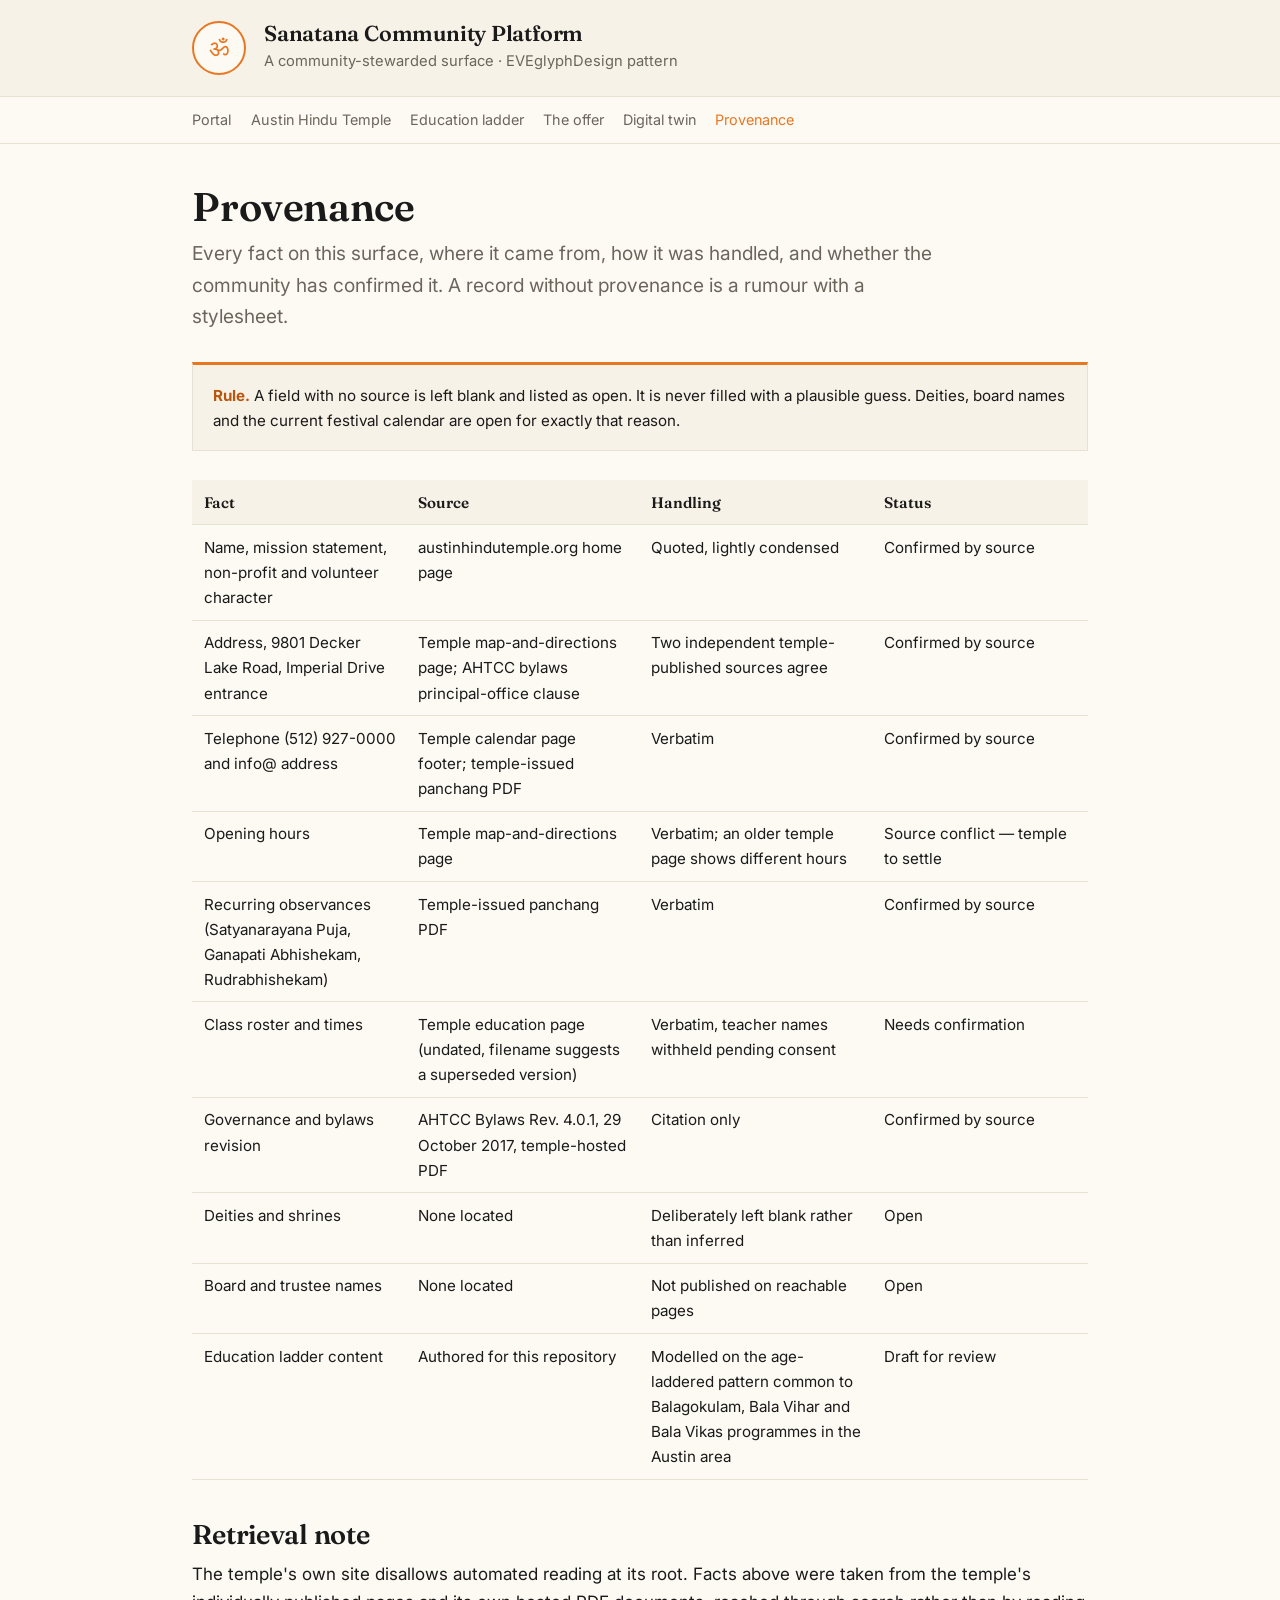
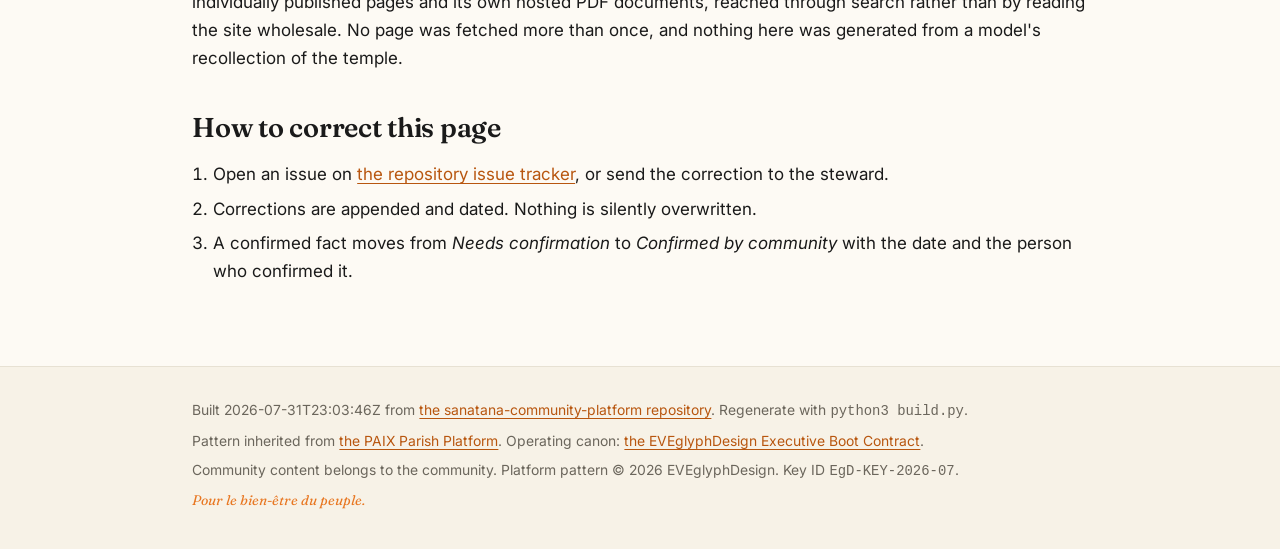
<file: provenance/index.html>
<!DOCTYPE html>
<html lang="en">
<head>
<meta charset="utf-8">
<meta name="viewport" content="width=device-width, initial-scale=1">
<title>Provenance — Sanatana Community Platform</title>
<meta name="description" content="Sources, handling and confirmation status for every fact on this surface.">
<link rel="preconnect" href="https://fonts.googleapis.com">
<link rel="preconnect" href="https://fonts.gstatic.com" crossorigin>
<link href="https://fonts.googleapis.com/css2?family=Fraunces:wght@400;600;700&amp;family=Inter:wght@400;500;600&amp;display=swap" rel="stylesheet">
<link rel="stylesheet" href="../assets/style.css">
</head>
<body>
<header class="masthead">
  <div class="wrap">
    <div class="mark">&#2384;</div>
    <div>
      <h1>Sanatana Community Platform</h1>
      <p class="sub">A community-stewarded surface &middot; EVEglyphDesign pattern</p>
    </div>
  </div>
</header>
<nav class="bar">
  <div class="wrap">
      <a href="../index.html">Portal</a>
      <a href="../austin-hindu-temple/index.html">Austin Hindu Temple</a>
      <a href="../education/index.html">Education ladder</a>
      <a href="../offer/index.html">The offer</a>
      <a href="../twin/index.html">Digital twin</a>
      <a href="../provenance/index.html" aria-current="page">Provenance</a>
  </div>
</nav>
<main>
  <div class="wrap">
    <h1>Provenance</h1>
    <p class="lead">Every fact on this surface, where it came from, how it was handled, and
    whether the community has confirmed it. A record without provenance is a rumour with a
    stylesheet.</p>

    <div class="note">
      <strong>Rule.</strong> A field with no source is left blank and listed as open. It is
      never filled with a plausible guess. Deities, board names and the current festival
      calendar are open for exactly that reason.
    </div>

    <table>
      <tr><th style="width:24%">Fact</th><th style="width:26%">Source</th><th style="width:26%">Handling</th><th>Status</th></tr>
      <tr><td>Name, mission statement, non-profit and volunteer character</td><td>austinhindutemple.org home page</td><td>Quoted, lightly condensed</td><td>Confirmed by source</td></tr>
      <tr><td>Address, 9801 Decker Lake Road, Imperial Drive entrance</td><td>Temple map-and-directions page; AHTCC bylaws principal-office clause</td><td>Two independent temple-published sources agree</td><td>Confirmed by source</td></tr>
      <tr><td>Telephone (512) 927-0000 and info@ address</td><td>Temple calendar page footer; temple-issued panchang PDF</td><td>Verbatim</td><td>Confirmed by source</td></tr>
      <tr><td>Opening hours</td><td>Temple map-and-directions page</td><td>Verbatim; an older temple page shows different hours</td><td>Source conflict — temple to settle</td></tr>
      <tr><td>Recurring observances (Satyanarayana Puja, Ganapati Abhishekam, Rudrabhishekam)</td><td>Temple-issued panchang PDF</td><td>Verbatim</td><td>Confirmed by source</td></tr>
      <tr><td>Class roster and times</td><td>Temple education page (undated, filename suggests a superseded version)</td><td>Verbatim, teacher names withheld pending consent</td><td>Needs confirmation</td></tr>
      <tr><td>Governance and bylaws revision</td><td>AHTCC Bylaws Rev. 4.0.1, 29 October 2017, temple-hosted PDF</td><td>Citation only</td><td>Confirmed by source</td></tr>
      <tr><td>Deities and shrines</td><td>None located</td><td>Deliberately left blank rather than inferred</td><td>Open</td></tr>
      <tr><td>Board and trustee names</td><td>None located</td><td>Not published on reachable pages</td><td>Open</td></tr>
      <tr><td>Education ladder content</td><td>Authored for this repository</td><td>Modelled on the age-laddered pattern common to Balagokulam, Bala Vihar and Bala Vikas programmes in the Austin area</td><td>Draft for review</td></tr>
    </table>

    <h2>Retrieval note</h2>
    <p>The temple's own site disallows automated reading at its root. Facts above were taken
    from the temple's individually published pages and its own hosted PDF documents, reached
    through search rather than by reading the site wholesale. No page was fetched more than
    once, and nothing here was generated from a model's recollection of the temple.</p>

    <h2>How to correct this page</h2>
    <ol>
      <li>Open an issue on <a href="https://github.com/EVEglyphDesign/sanatana-community-platform/issues">the repository issue tracker</a>, or send the correction to the steward.</li>
      <li>Corrections are appended and dated. Nothing is silently overwritten.</li>
      <li>A confirmed fact moves from <em>Needs confirmation</em> to <em>Confirmed by community</em> with the date and the person who confirmed it.</li>
    </ol>

  </div>
</main>
<footer class="foot">
  <div class="wrap">
    <p>Built 2026-07-31T23:03:46Z from <a href="https://github.com/EVEglyphDesign/sanatana-community-platform">the sanatana-community-platform repository</a>. Regenerate with <code>python3 build.py</code>.</p>
    <p>Pattern inherited from <a href="https://github.com/EVEglyphDesign/paix-parish-platform">the PAIX Parish Platform</a>. Operating canon: <a href="https://eveglyphdesign.github.io/eve-glyph-boot-contract/">the EVEglyphDesign Executive Boot Contract</a>.</p>
    <p>Community content belongs to the community. Platform pattern &copy; 2026 EVEglyphDesign. Key ID <code>EgD-KEY-2026-07</code>.</p>
    <p class="mark-line">Pour le bien-&ecirc;tre du peuple.</p>
  </div>
</footer>
</body>
</html>
</file>
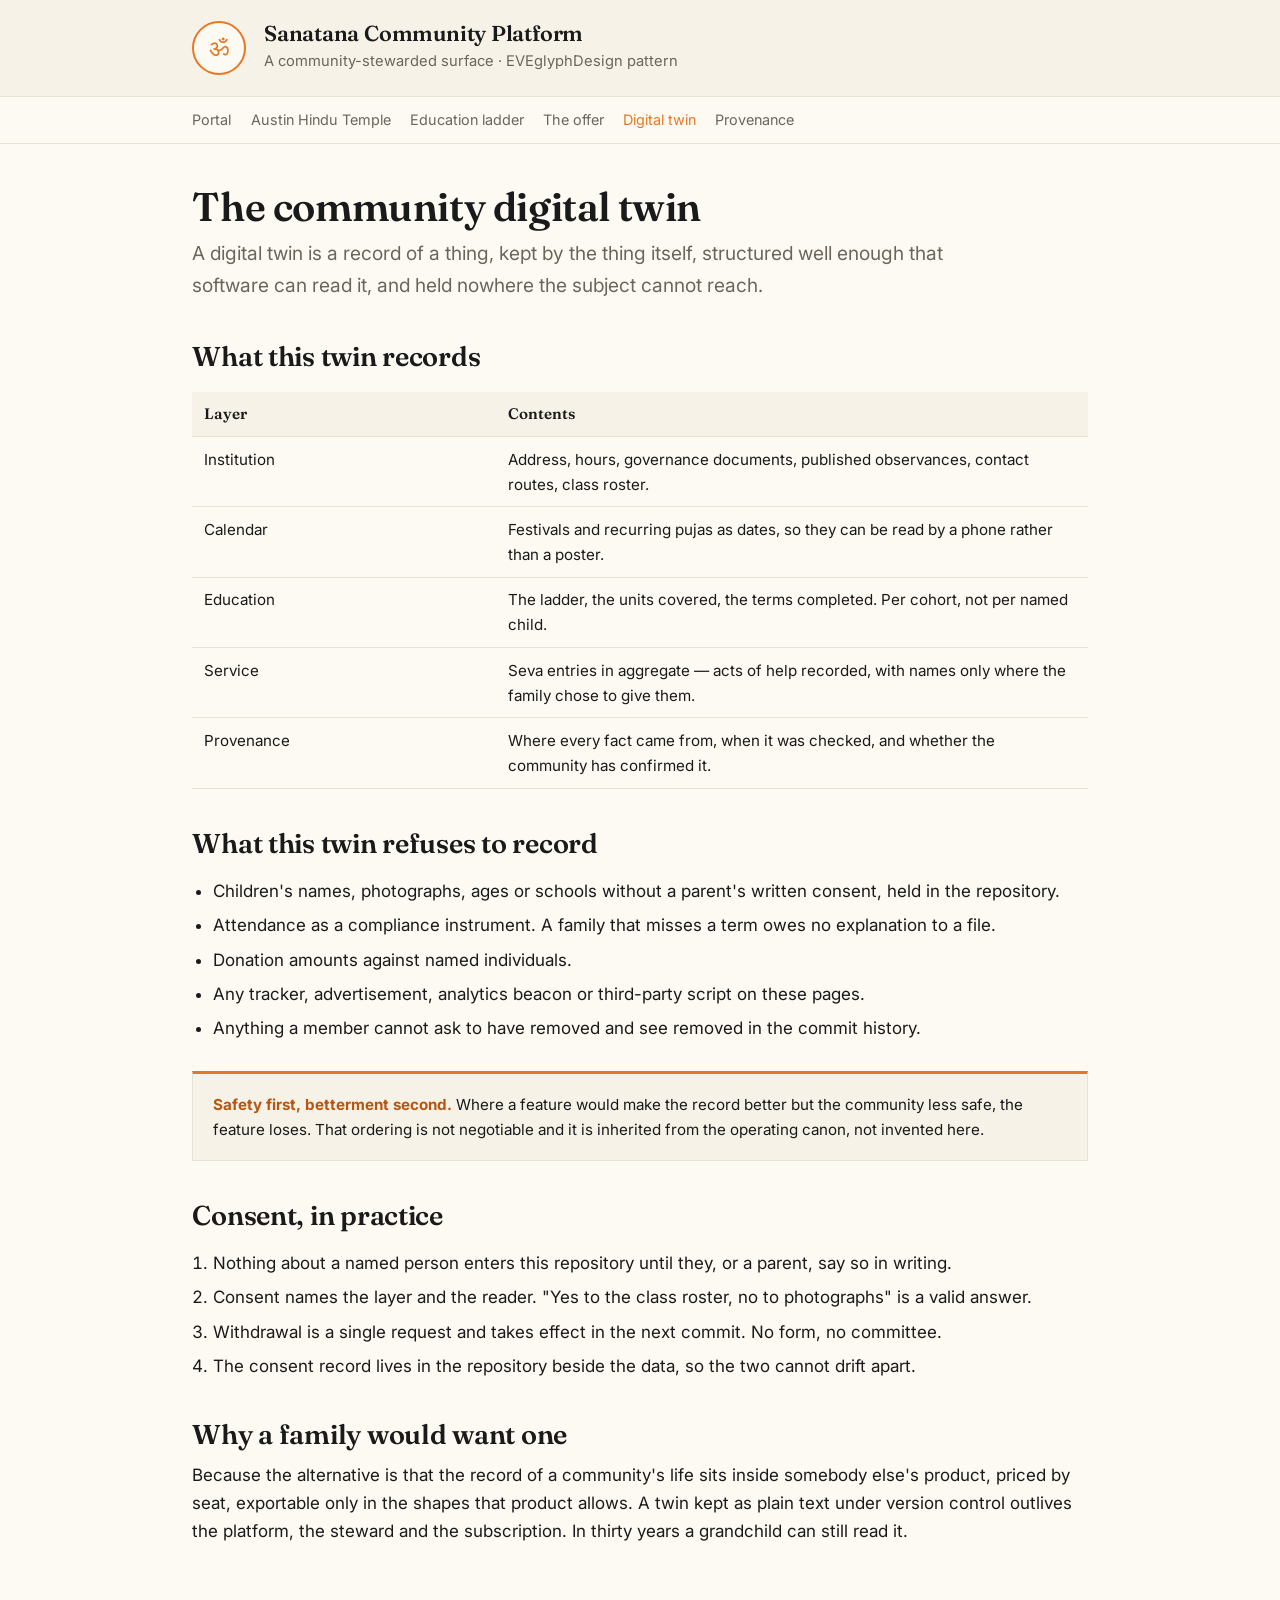
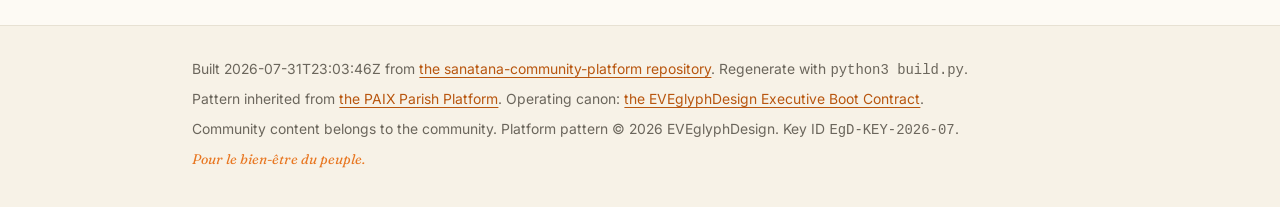
<file: twin/index.html>
<!DOCTYPE html>
<html lang="en">
<head>
<meta charset="utf-8">
<meta name="viewport" content="width=device-width, initial-scale=1">
<title>Digital twin — Sanatana Community Platform</title>
<meta name="description" content="What a community digital twin records, refuses to record, and who may read it.">
<link rel="preconnect" href="https://fonts.googleapis.com">
<link rel="preconnect" href="https://fonts.gstatic.com" crossorigin>
<link href="https://fonts.googleapis.com/css2?family=Fraunces:wght@400;600;700&amp;family=Inter:wght@400;500;600&amp;display=swap" rel="stylesheet">
<link rel="stylesheet" href="../assets/style.css">
</head>
<body>
<header class="masthead">
  <div class="wrap">
    <div class="mark">&#2384;</div>
    <div>
      <h1>Sanatana Community Platform</h1>
      <p class="sub">A community-stewarded surface &middot; EVEglyphDesign pattern</p>
    </div>
  </div>
</header>
<nav class="bar">
  <div class="wrap">
      <a href="../index.html">Portal</a>
      <a href="../austin-hindu-temple/index.html">Austin Hindu Temple</a>
      <a href="../education/index.html">Education ladder</a>
      <a href="../offer/index.html">The offer</a>
      <a href="../twin/index.html" aria-current="page">Digital twin</a>
      <a href="../provenance/index.html">Provenance</a>
  </div>
</nav>
<main>
  <div class="wrap">
    <h1>The community digital twin</h1>
    <p class="lead">A digital twin is a record of a thing, kept by the thing itself, structured
    well enough that software can read it, and held nowhere the subject cannot reach.</p>

    <h2>What this twin records</h2>
    <table>
      <tr><th style="width:34%">Layer</th><th>Contents</th></tr>
      <tr><td>Institution</td><td>Address, hours, governance documents, published observances, contact routes, class roster.</td></tr>
      <tr><td>Calendar</td><td>Festivals and recurring pujas as dates, so they can be read by a phone rather than a poster.</td></tr>
      <tr><td>Education</td><td>The ladder, the units covered, the terms completed. Per cohort, not per named child.</td></tr>
      <tr><td>Service</td><td>Seva entries in aggregate — acts of help recorded, with names only where the family chose to give them.</td></tr>
      <tr><td>Provenance</td><td>Where every fact came from, when it was checked, and whether the community has confirmed it.</td></tr>
    </table>

    <h2>What this twin refuses to record</h2>
    <ul>
      <li>Children's names, photographs, ages or schools without a parent's written consent, held in the repository.</li>
      <li>Attendance as a compliance instrument. A family that misses a term owes no explanation to a file.</li>
      <li>Donation amounts against named individuals.</li>
      <li>Any tracker, advertisement, analytics beacon or third-party script on these pages.</li>
      <li>Anything a member cannot ask to have removed and see removed in the commit history.</li>
    </ul>

    <div class="note">
      <strong>Safety first, betterment second.</strong> Where a feature would make the record
      better but the community less safe, the feature loses. That ordering is not negotiable and
      it is inherited from the operating canon, not invented here.
    </div>

    <h2>Consent, in practice</h2>
    <ol>
      <li>Nothing about a named person enters this repository until they, or a parent, say so in writing.</li>
      <li>Consent names the layer and the reader. "Yes to the class roster, no to photographs" is a valid answer.</li>
      <li>Withdrawal is a single request and takes effect in the next commit. No form, no committee.</li>
      <li>The consent record lives in the repository beside the data, so the two cannot drift apart.</li>
    </ol>

    <h2>Why a family would want one</h2>
    <p>Because the alternative is that the record of a community's life sits inside somebody
    else's product, priced by seat, exportable only in the shapes that product allows. A twin
    kept as plain text under version control outlives the platform, the steward and the
    subscription. In thirty years a grandchild can still read it.</p>

  </div>
</main>
<footer class="foot">
  <div class="wrap">
    <p>Built 2026-07-31T23:03:46Z from <a href="https://github.com/EVEglyphDesign/sanatana-community-platform">the sanatana-community-platform repository</a>. Regenerate with <code>python3 build.py</code>.</p>
    <p>Pattern inherited from <a href="https://github.com/EVEglyphDesign/paix-parish-platform">the PAIX Parish Platform</a>. Operating canon: <a href="https://eveglyphdesign.github.io/eve-glyph-boot-contract/">the EVEglyphDesign Executive Boot Contract</a>.</p>
    <p>Community content belongs to the community. Platform pattern &copy; 2026 EVEglyphDesign. Key ID <code>EgD-KEY-2026-07</code>.</p>
    <p class="mark-line">Pour le bien-&ecirc;tre du peuple.</p>
  </div>
</footer>
</body>
</html>
</file>
<file: assets/style.css>
/* Sanatana Community Platform — EVEglyphDesign canon
   Palette, typography and spacing per EgD-BOOT-001 §4.
   Cream and orange. Fraunces display, Inter body. No teal, no navy-and-gold. */

:root {
  --cream: #fdfaf4;
  --cream-2: #f7f2e7;
  --ink: #1a1a1a;
  --line: #e7e1d3;
  --mute: #6b665c;
  --accent: #e87722;
}

* { box-sizing: border-box; }
html { scroll-behavior: smooth; }

body {
  margin: 0;
  background: var(--cream);
  color: var(--ink);
  font-family: 'Inter', -apple-system, BlinkMacSystemFont, 'Segoe UI', sans-serif;
  font-size: 17px;
  line-height: 1.65;
  -webkit-font-smoothing: antialiased;
}

h1, h2, h3, h4 {
  font-family: 'Fraunces', Georgia, 'Times New Roman', serif;
  font-weight: 600;
  letter-spacing: -0.01em;
  color: var(--ink);
  margin-top: 0;
}
h1 { font-size: 2.5rem; line-height: 1.12; margin-bottom: 0.5rem; }
h2 { font-size: 1.7rem; line-height: 1.2; margin: 2.4rem 0 0.6rem; }
h3 { font-size: 1.2rem; margin: 1.6rem 0 0.4rem; }

p { margin: 0 0 1rem; }
a { color: #b8560f; text-decoration: underline; text-decoration-thickness: 1px; text-underline-offset: 3px; }
a:hover { color: var(--accent); }

.wrap { max-width: 940px; margin: 0 auto; padding: 0 1.4rem; }

/* Header */
.masthead {
  background: var(--cream-2);
  border-bottom: 1px solid var(--line);
}
.masthead .wrap {
  display: flex; align-items: center; gap: 1.1rem;
  padding-top: 1.3rem; padding-bottom: 1.3rem;
}
.mark {
  width: 54px; height: 54px; flex: 0 0 54px;
  border: 2px solid var(--accent); border-radius: 50%;
  display: grid; place-items: center;
  font-family: 'Fraunces', Georgia, serif; font-size: 1.5rem; color: var(--accent);
  background: var(--cream);
}
.masthead h1 { font-size: 1.35rem; margin: 0; }
.masthead .sub { font-size: 0.92rem; color: var(--mute); margin: 0.15rem 0 0; }

nav.bar { background: var(--cream); border-bottom: 1px solid var(--line); }
nav.bar .wrap { display: flex; flex-wrap: wrap; gap: 1.2rem; padding: 0.7rem 1.4rem; }
nav.bar a { font-size: 0.9rem; text-decoration: none; color: var(--mute); }
nav.bar a:hover, nav.bar a[aria-current="page"] { color: var(--accent); }

main { padding: 2.6rem 0 4rem; }

.lead { font-size: 1.2rem; color: var(--mute); max-width: 40em; }
.rule { height: 1px; background: var(--line); border: 0; margin: 2.6rem 0; }

/* Cards */
.grid {
  display: grid;
  grid-template-columns: repeat(auto-fit, minmax(270px, 1fr));
  gap: 1.2rem;
  margin: 2rem 0;
}
.card {
  background: var(--cream-2);
  border: 1px solid var(--line);
  border-left: 4px solid var(--accent);
  padding: 1.2rem 1.3rem;
  text-decoration: none; color: var(--ink);
  display: block;
}
.card:hover { background: #f3ecdc; }
.card h3 { margin: 0 0 0.35rem; font-size: 1.12rem; }
.card p { margin: 0; font-size: 0.94rem; color: var(--mute); }
.card .kicker {
  display: block; font-size: 0.72rem; letter-spacing: 0.14em;
  text-transform: uppercase; color: var(--accent); margin-bottom: 0.5rem;
}

/* Tables */
table { width: 100%; border-collapse: collapse; margin: 1.2rem 0 1.8rem; font-size: 0.95rem; }
th, td { text-align: left; padding: 0.6rem 0.7rem; border-bottom: 1px solid var(--line); vertical-align: top; }
th { font-family: 'Fraunces', Georgia, serif; font-weight: 600; background: var(--cream-2); }

/* Callout */
.note {
  background: var(--cream-2);
  border: 1px solid var(--line);
  border-top: 3px solid var(--accent);
  padding: 1.1rem 1.2rem;
  margin: 1.8rem 0;
  font-size: 0.95rem;
}
.note strong { color: #b8560f; }

.term { font-style: italic; }
ul, ol { padding-left: 1.3rem; }
li { margin-bottom: 0.4rem; }

footer.foot {
  background: var(--cream-2);
  border-top: 1px solid var(--line);
  padding: 2rem 0;
  font-size: 0.87rem;
  color: var(--mute);
}
footer.foot .wrap > p { margin: 0 0 0.4rem; }
.mark-line { font-family: 'Fraunces', Georgia, serif; font-style: italic; color: var(--accent); }

@media (max-width: 620px) {
  h1 { font-size: 2rem; }
  body { font-size: 16px; }
}
</file>
